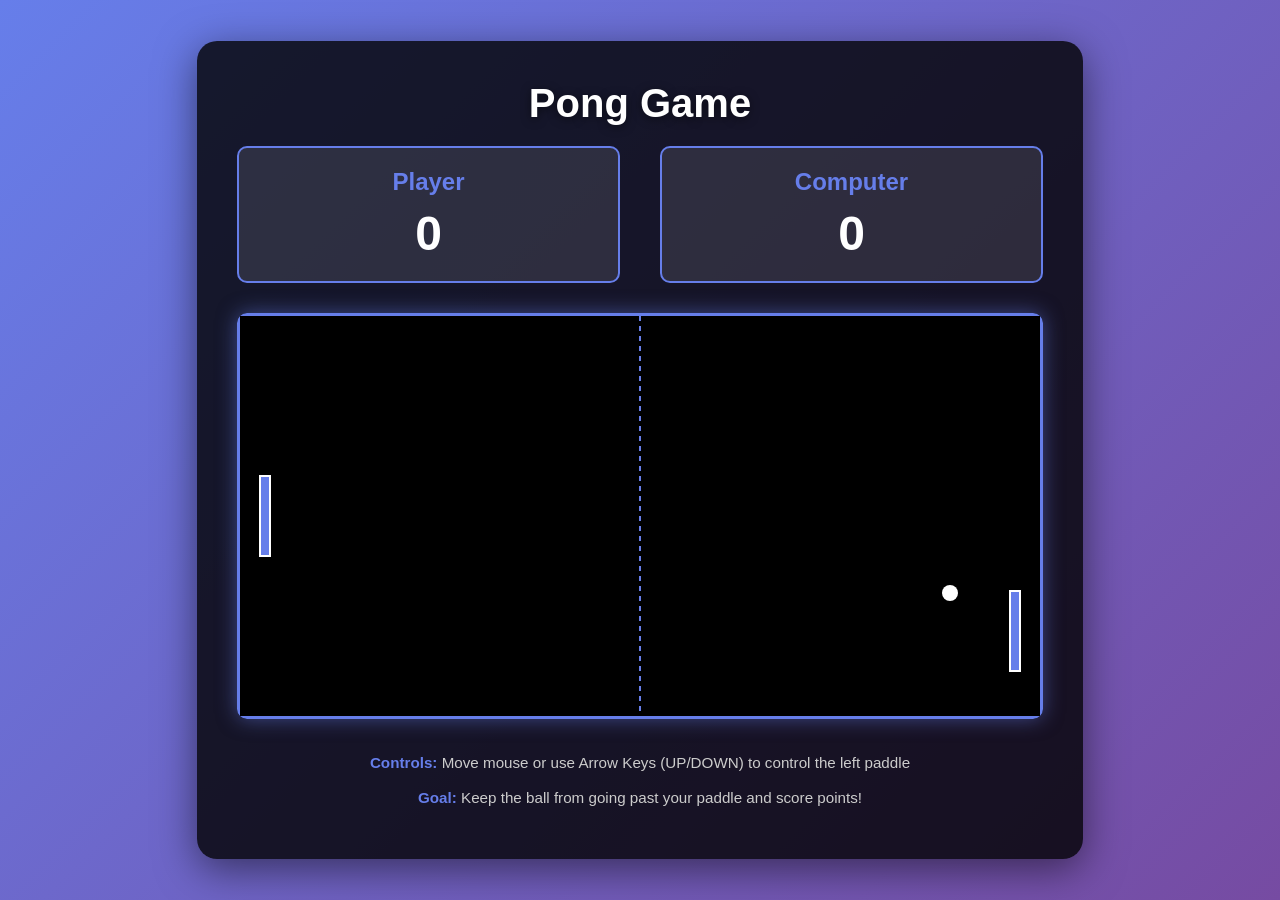
<file: index.html>
<!DOCTYPE html>
<html lang="en">
<head>
    <meta charset="UTF-8">
    <meta name="viewport" content="width=device-width, initial-scale=1.0">
    <title>Pong Game</title>
    <link rel="stylesheet" href="style.css">
</head>
<body>
    <div class="container">
        <h1>Pong Game</h1>
        
        <div class="scoreboard">
            <div class="score-section">
                <h2>Player</h2>
                <p id="playerScore">0</p>
            </div>
            <div class="score-section">
                <h2>Computer</h2>
                <p id="computerScore">0</p>
            </div>
        </div>

        <div class="game-canvas">
            <canvas id="pongCanvas" width="800" height="400"></canvas>
        </div>

        <div class="instructions">
            <p><strong>Controls:</strong> Move mouse or use Arrow Keys (UP/DOWN) to control the left paddle</p>
            <p><strong>Goal:</strong> Keep the ball from going past your paddle and score points!</p>
        </div>
    </div>

    <script src="script.js"></script>
</body>
</html>
</file>
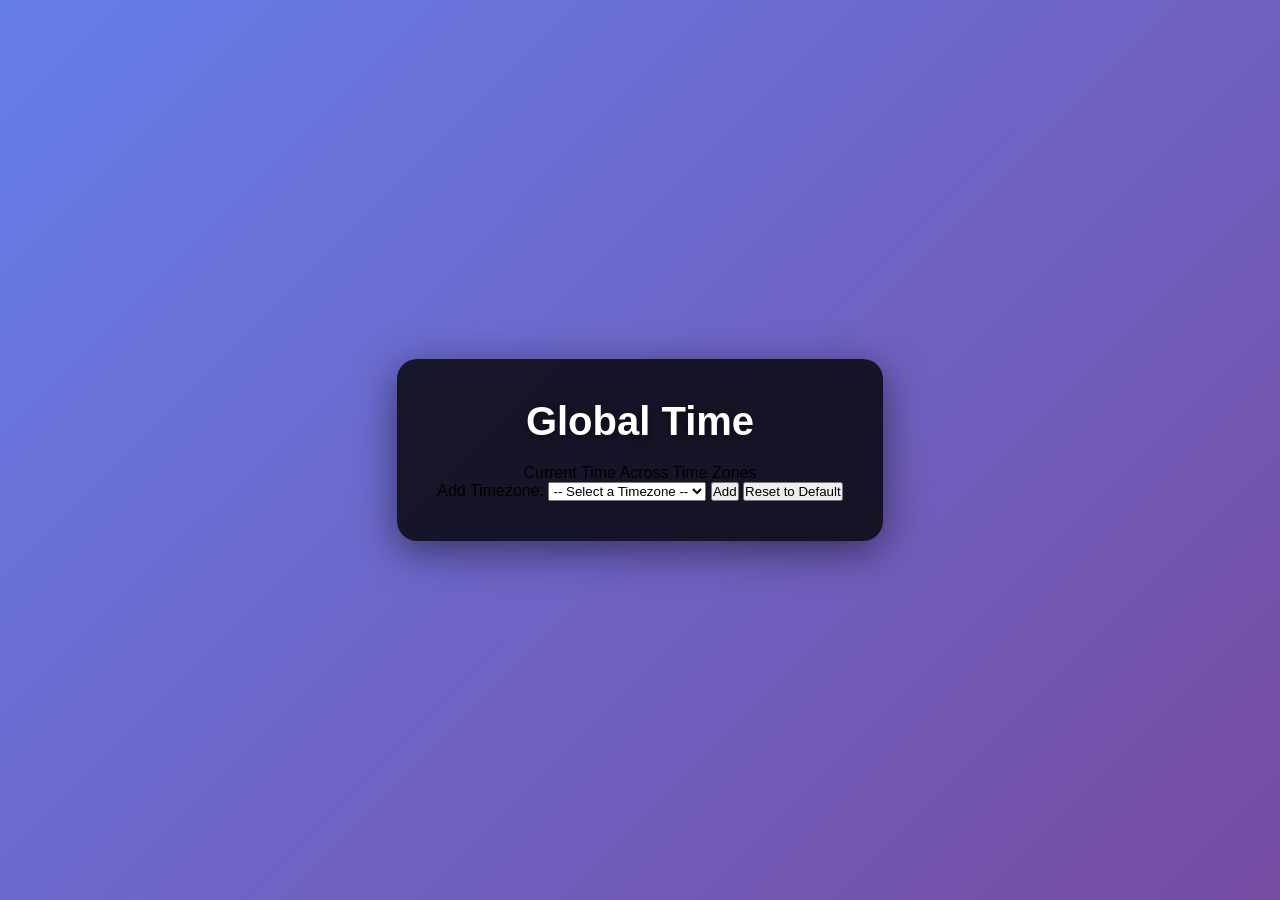
<file: clock.html>
<!DOCTYPE html>
<html lang="en">
<head>
    <meta charset="UTF-8">
    <meta name="viewport" content="width=device-width, initial-scale=1.0">
    <title>Multi-Timezone Digital Clock</title>
    <link rel="stylesheet" href="style.css">
</head>
<body>
    <div class="container">
        <h1>Global Time</h1>
        <p class="subtitle">Current Time Across Time Zones</p>

        <div class="controls">
            <label for="timezone-select">Add Timezone:</label>
            <select id="timezone-select">
                <option value="">-- Select a Timezone --</option>
            </select>
            <button id="add-btn">Add</button>
            <button id="reset-btn">Reset to Default</button>
        </div>

        <div class="clocks-container" id="clocks-container">
            <!-- Clock cards will be inserted here -->
        </div>
    </div>

    <script src="script.js"></script>
</body>
</html>
</file>
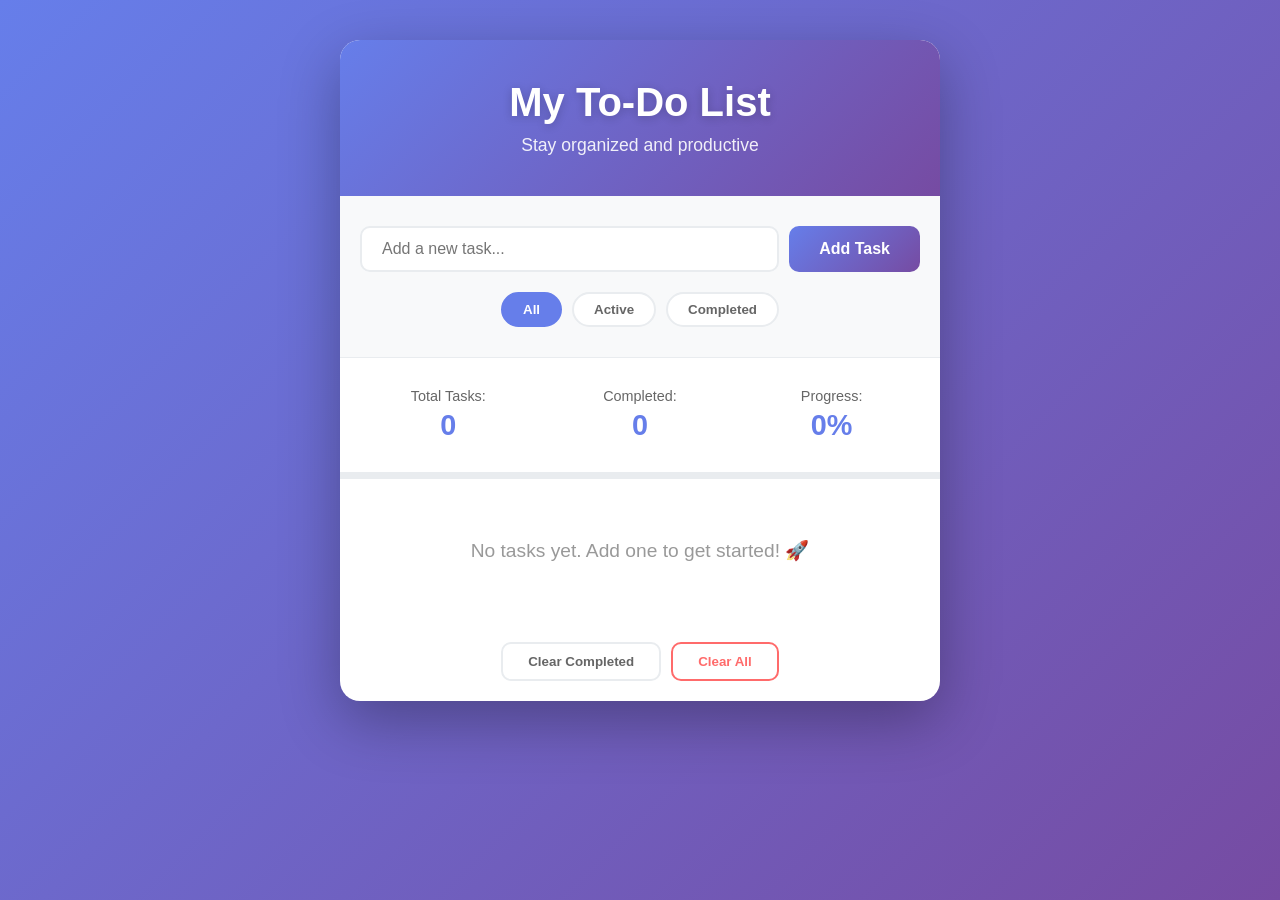
<file: todo.html>
<!DOCTYPE html>
<html lang="en">
<head>
    <meta charset="UTF-8">
    <meta name="viewport" content="width=device-width, initial-scale=1.0">
    <title>To-Do List App</title>
    <link rel="stylesheet" href="todo-style.css">
</head>
<body>
    <div class="container">
        <div class="todo-wrapper">
            <header class="header">
                <h1>My To-Do List</h1>
                <p class="subtitle">Stay organized and productive</p>
            </header>

            <div class="input-section">
                <div class="input-group">
                    <input 
                        type="text" 
                        id="todoInput" 
                        class="todo-input" 
                        placeholder="Add a new task..."
                        autocomplete="off"
                    >
                    <button id="addBtn" class="add-btn">Add Task</button>
                </div>
                <div class="filter-buttons">
                    <button class="filter-btn active" data-filter="all">All</button>
                    <button class="filter-btn" data-filter="active">Active</button>
                    <button class="filter-btn" data-filter="completed">Completed</button>
                </div>
            </div>

            <div class="stats">
                <div class="stat-item">
                    <span class="stat-label">Total Tasks:</span>
                    <span class="stat-value" id="totalTasks">0</span>
                </div>
                <div class="stat-item">
                    <span class="stat-label">Completed:</span>
                    <span class="stat-value" id="completedTasks">0</span>
                </div>
                <div class="stat-item">
                    <span class="stat-label">Progress:</span>
                    <span class="stat-value" id="progressPercent">0%</span>
                </div>
            </div>

            <div class="progress-bar">
                <div class="progress-fill" id="progressFill"></div>
            </div>

            <ul class="todo-list" id="todoList">
                <!-- To-do items will be inserted here -->
            </ul>

            <div class="empty-state" id="emptyState">
                <p>No tasks yet. Add one to get started! 🚀</p>
            </div>

            <div class="actions">
                <button id="clearCompletedBtn" class="secondary-btn">Clear Completed</button>
                <button id="clearAllBtn" class="secondary-btn danger">Clear All</button>
            </div>
        </div>
    </div>

    <script src="todo-script.js"></script>
</body>
</html>
</file>
<file: style.css>
* {
    margin: 0;
    padding: 0;
    box-sizing: border-box;
}

body {
    display: flex;
    justify-content: center;
    align-items: center;
    min-height: 100vh;
    background: linear-gradient(135deg, #667eea 0%, #764ba2 100%);
    font-family: 'Arial', sans-serif;
}

.container {
    text-align: center;
    background: rgba(0, 0, 0, 0.8);
    padding: 40px;
    border-radius: 20px;
    box-shadow: 0 10px 40px rgba(0, 0, 0, 0.5);
}

h1 {
    color: #fff;
    margin-bottom: 20px;
    font-size: 2.5em;
    text-shadow: 0 2px 10px rgba(0, 0, 0, 0.5);
}

.scoreboard {
    display: flex;
    justify-content: space-around;
    margin-bottom: 30px;
    gap: 40px;
}

.score-section {
    background: rgba(255, 255, 255, 0.1);
    padding: 20px 40px;
    border-radius: 10px;
    border: 2px solid #667eea;
    flex: 1;
}

.score-section h2 {
    color: #667eea;
    font-size: 1.5em;
    margin-bottom: 10px;
}

.score-section p {
    color: #fff;
    font-size: 3em;
    font-weight: bold;
}

.game-canvas {
    margin-bottom: 30px;
    display: flex;
    justify-content: center;
    background: #000;
    border-radius: 10px;
    overflow: hidden;
    box-shadow: 0 0 20px rgba(102, 126, 234, 0.5);
}

#pongCanvas {
    display: block;
    background: #000;
    border: 3px solid #667eea;
}

.instructions {
    color: #ccc;
    font-size: 0.95em;
    line-height: 1.8;
}

.instructions p {
    margin: 8px 0;
}

.instructions strong {
    color: #667eea;
}

@media (max-width: 600px) {
    .container {
        padding: 20px;
        width: 90vw;
    }

    h1 {
        font-size: 1.8em;
        margin-bottom: 15px;
    }

    .scoreboard {
        gap: 20px;
        margin-bottom: 20px;
    }

    .score-section {
        padding: 15px 20px;
    }

    .score-section h2 {
        font-size: 1.1em;
    }

    .score-section p {
        font-size: 2em;
    }

    #pongCanvas {
        max-width: 100%;
        height: auto;
    }
}
</file>
<file: todo-style.css>
* {
    margin: 0;
    padding: 0;
    box-sizing: border-box;
}

body {
    font-family: 'Segoe UI', Tahoma, Geneva, Verdana, sans-serif;
    background: linear-gradient(135deg, #667eea 0%, #764ba2 100%);
    min-height: 100vh;
    padding: 20px;
    display: flex;
    justify-content: center;
    align-items: flex-start;
}

.container {
    width: 100%;
    max-width: 600px;
    padding-top: 20px;
}

.todo-wrapper {
    background: white;
    border-radius: 20px;
    box-shadow: 0 20px 60px rgba(0, 0, 0, 0.3);
    overflow: hidden;
}

.header {
    background: linear-gradient(135deg, #667eea 0%, #764ba2 100%);
    color: white;
    padding: 40px 20px;
    text-align: center;
}

.header h1 {
    font-size: 2.5em;
    margin-bottom: 10px;
    text-shadow: 0 2px 10px rgba(0, 0, 0, 0.2);
}

.subtitle {
    font-size: 1.1em;
    opacity: 0.9;
}

.input-section {
    padding: 30px 20px;
    background: #f8f9fa;
    border-bottom: 1px solid #e9ecef;
}

.input-group {
    display: flex;
    gap: 10px;
    margin-bottom: 20px;
}

.todo-input {
    flex: 1;
    padding: 12px 20px;
    border: 2px solid #e9ecef;
    border-radius: 10px;
    font-size: 1em;
    transition: all 0.3s ease;
}

.todo-input:focus {
    outline: none;
    border-color: #667eea;
    box-shadow: 0 0 0 3px rgba(102, 126, 234, 0.1);
}

.add-btn {
    padding: 12px 30px;
    background: linear-gradient(135deg, #667eea 0%, #764ba2 100%);
    color: white;
    border: none;
    border-radius: 10px;
    font-weight: 600;
    font-size: 1em;
    cursor: pointer;
    transition: all 0.3s ease;
}

.add-btn:hover {
    transform: translateY(-2px);
    box-shadow: 0 10px 25px rgba(102, 126, 234, 0.4);
}

.add-btn:active {
    transform: translateY(0);
}

.filter-buttons {
    display: flex;
    gap: 10px;
    justify-content: center;
}

.filter-btn {
    padding: 8px 20px;
    background: white;
    border: 2px solid #e9ecef;
    border-radius: 20px;
    font-weight: 600;
    color: #666;
    cursor: pointer;
    transition: all 0.3s ease;
}

.filter-btn:hover {
    border-color: #667eea;
    color: #667eea;
}

.filter-btn.active {
    background: #667eea;
    color: white;
    border-color: #667eea;
}

.stats {
    display: grid;
    grid-template-columns: repeat(3, 1fr);
    gap: 15px;
    padding: 20px;
    background: white;
    border-bottom: 1px solid #e9ecef;
}

.stat-item {
    text-align: center;
    padding: 10px;
}

.stat-label {
    display: block;
    font-size: 0.9em;
    color: #666;
    margin-bottom: 5px;
}

.stat-value {
    display: block;
    font-size: 1.8em;
    font-weight: bold;
    color: #667eea;
}

.progress-bar {
    height: 6px;
    background: #e9ecef;
    overflow: hidden;
}

.progress-fill {
    height: 100%;
    background: linear-gradient(90deg, #667eea, #764ba2);
    width: 0%;
    transition: width 0.3s ease;
}

.todo-list {
    list-style: none;
    padding: 0;
    max-height: 400px;
    overflow-y: auto;
}

.todo-list::-webkit-scrollbar {
    width: 8px;
}

.todo-list::-webkit-scrollbar-track {
    background: #f1f1f1;
}

.todo-list::-webkit-scrollbar-thumb {
    background: #888;
    border-radius: 4px;
}

.todo-list::-webkit-scrollbar-thumb:hover {
    background: #555;
}

.todo-item {
    display: flex;
    justify-content: space-between;
    align-items: center;
    padding: 15px 20px;
    border-bottom: 1px solid #f0f0f0;
    transition: all 0.3s ease;
    animation: slideIn 0.3s ease;
}

@keyframes slideIn {
    from {
        opacity: 0;
        transform: translateY(-10px);
    }
    to {
        opacity: 1;
        transform: translateY(0);
    }
}

.todo-item:hover {
    background: #f8f9fa;
}

.todo-item.completed {
    opacity: 0.6;
}

.todo-item.completed .todo-text {
    text-decoration: line-through;
    color: #999;
}

.todo-content {
    display: flex;
    align-items: center;
    gap: 15px;
    flex: 1;
}

.todo-checkbox {
    width: 20px;
    height: 20px;
    cursor: pointer;
    accent-color: #667eea;
}

.todo-text {
    font-size: 1.05em;
    color: #333;
    word-break: break-word;
    flex: 1;
}

.todo-date {
    font-size: 0.8em;
    color: #999;
    margin-left: 10px;
}

.todo-actions {
    display: flex;
    gap: 10px;
    margin-left: 10px;
}

.edit-btn,
.delete-btn {
    background: none;
    border: none;
    font-size: 1.2em;
    cursor: pointer;
    padding: 5px 10px;
    border-radius: 5px;
    transition: all 0.3s ease;
}

.edit-btn:hover {
    background: #fff3cd;
    transform: scale(1.1);
}

.delete-btn:hover {
    background: #f8d7da;
    transform: scale(1.1);
}

.empty-state {
    padding: 60px 20px;
    text-align: center;
    color: #999;
    font-size: 1.2em;
    display: none;
}

.actions {
    padding: 20px;
    display: flex;
    gap: 10px;
    justify-content: center;
}

.secondary-btn {
    padding: 10px 25px;
    background: white;
    border: 2px solid #e9ecef;
    border-radius: 10px;
    font-weight: 600;
    color: #666;
    cursor: pointer;
    transition: all 0.3s ease;
}

.secondary-btn:hover {
    border-color: #667eea;
    color: #667eea;
    transform: translateY(-2px);
}

.secondary-btn.danger {
    border-color: #ff6b6b;
    color: #ff6b6b;
}

.secondary-btn.danger:hover {
    background: #ffe0e0;
    border-color: #ff5252;
}

/* Responsive Design */
@media (max-width: 600px) {
    .header h1 {
        font-size: 1.8em;
    }

    .subtitle {
        font-size: 1em;
    }

    .input-section {
        padding: 20px 15px;
    }

    .input-group {
        flex-direction: column;
    }

    .add-btn {
        width: 100%;
    }

    .stats {
        grid-template-columns: 1fr;
        gap: 10px;
    }

    .todo-item {
        flex-direction: column;
        align-items: flex-start;
        gap: 10px;
    }

    .todo-content {
        width: 100%;
    }

    .todo-actions {
        margin-left: 35px;
        margin-top: 10px;
    }

    .actions {
        flex-direction: column;
    }

    .secondary-btn {
        width: 100%;
    }
}
</file>
